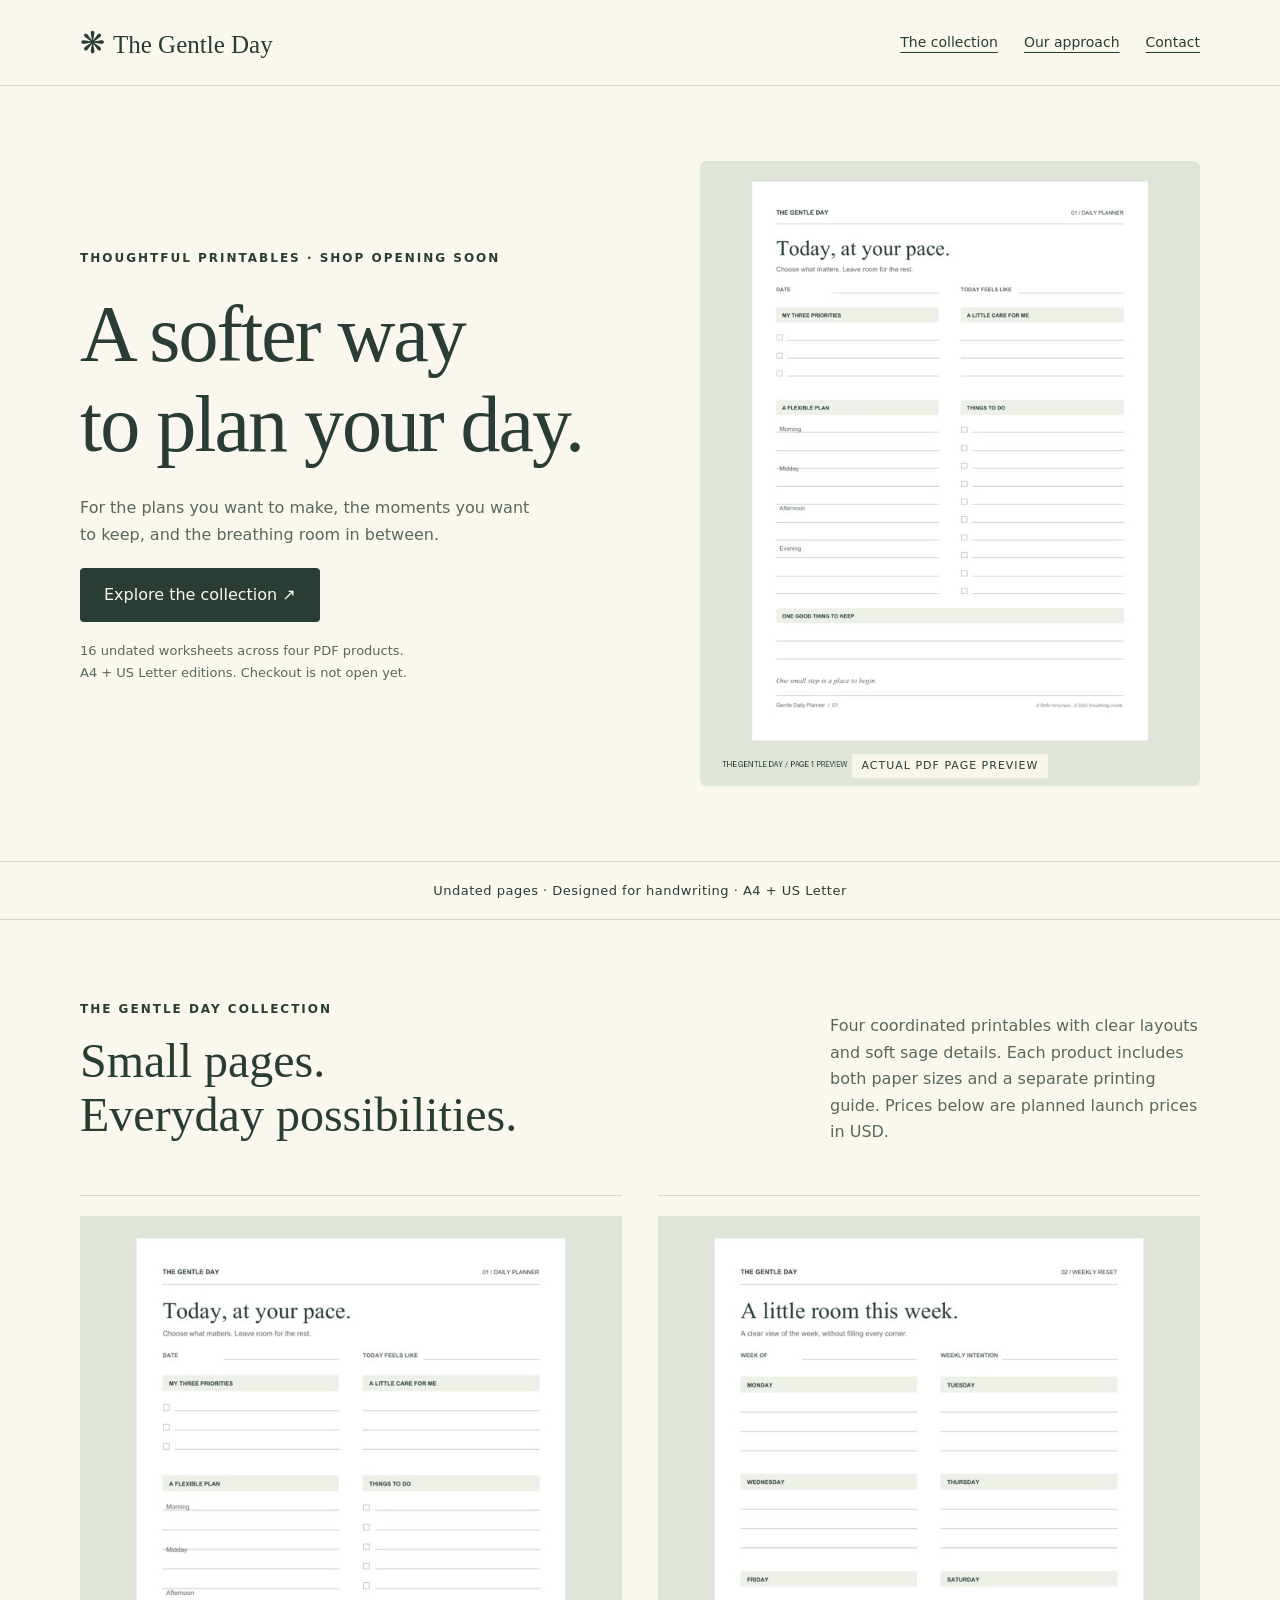
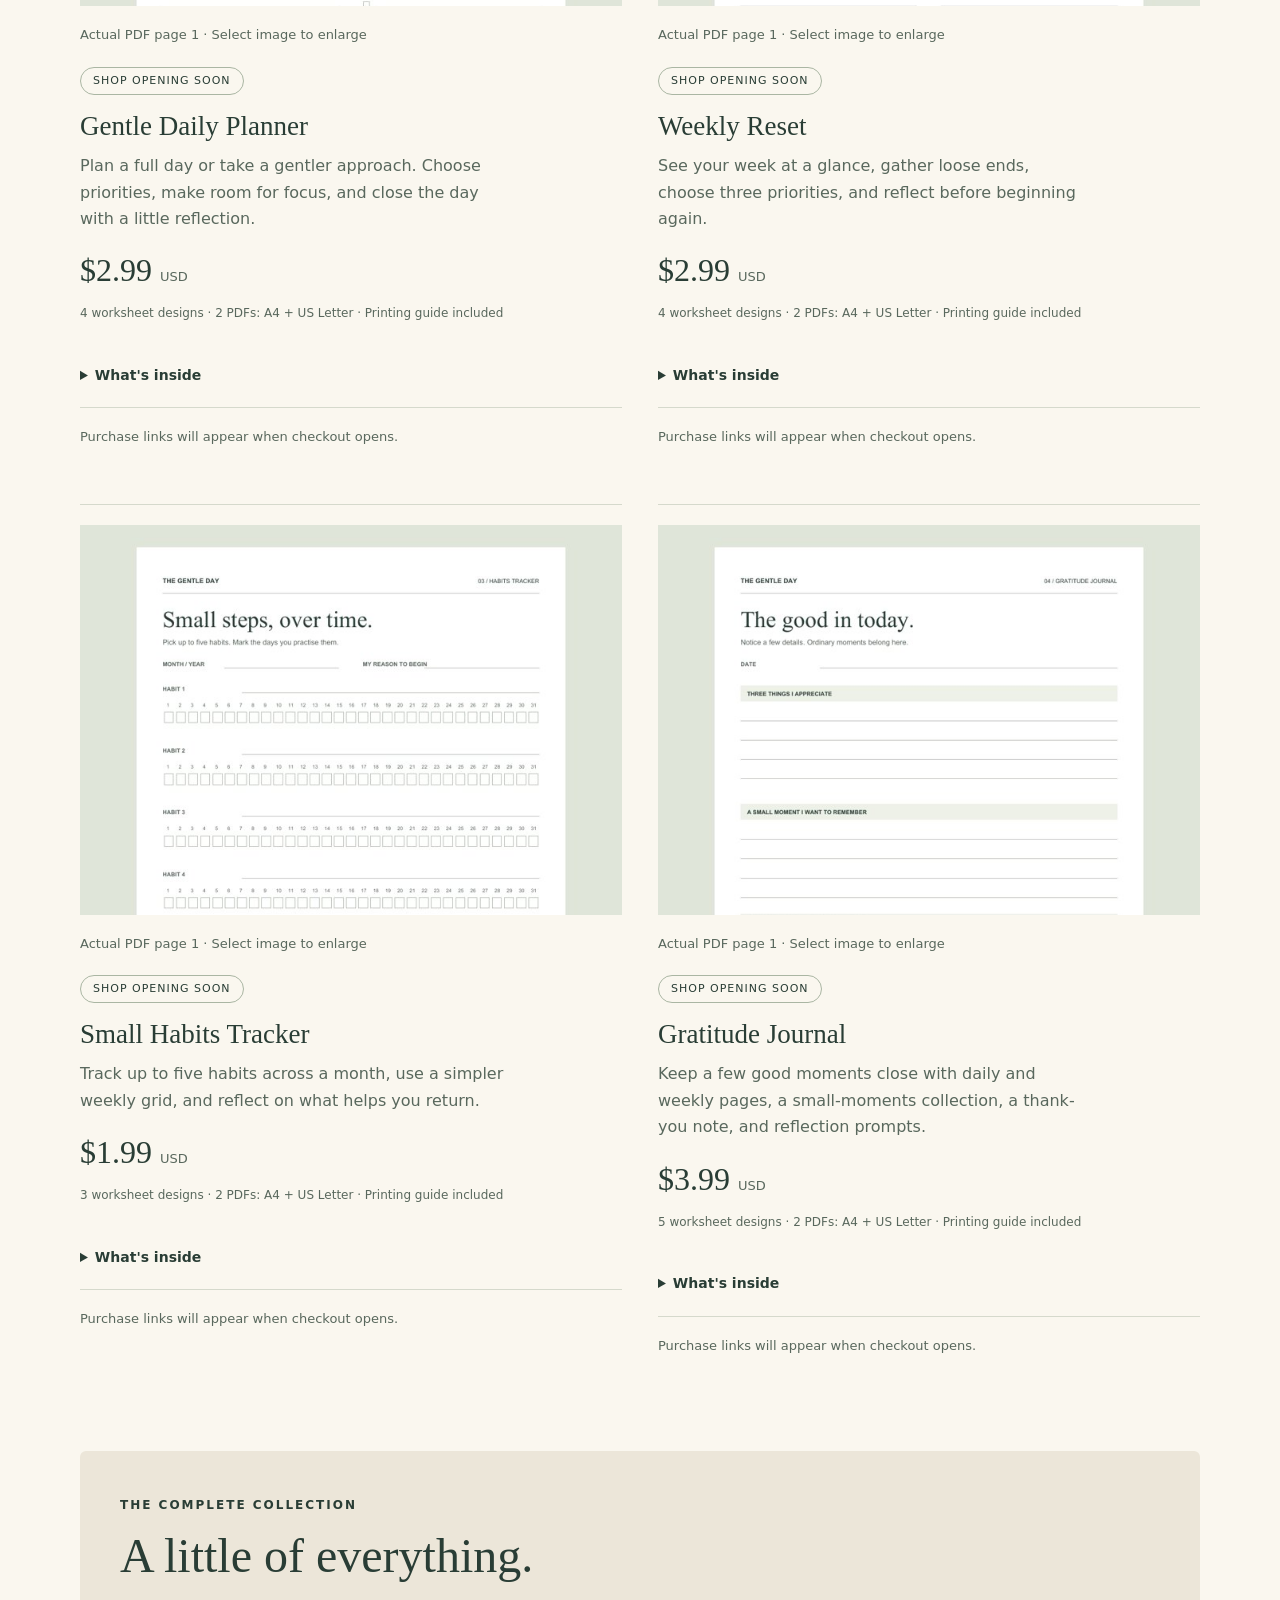
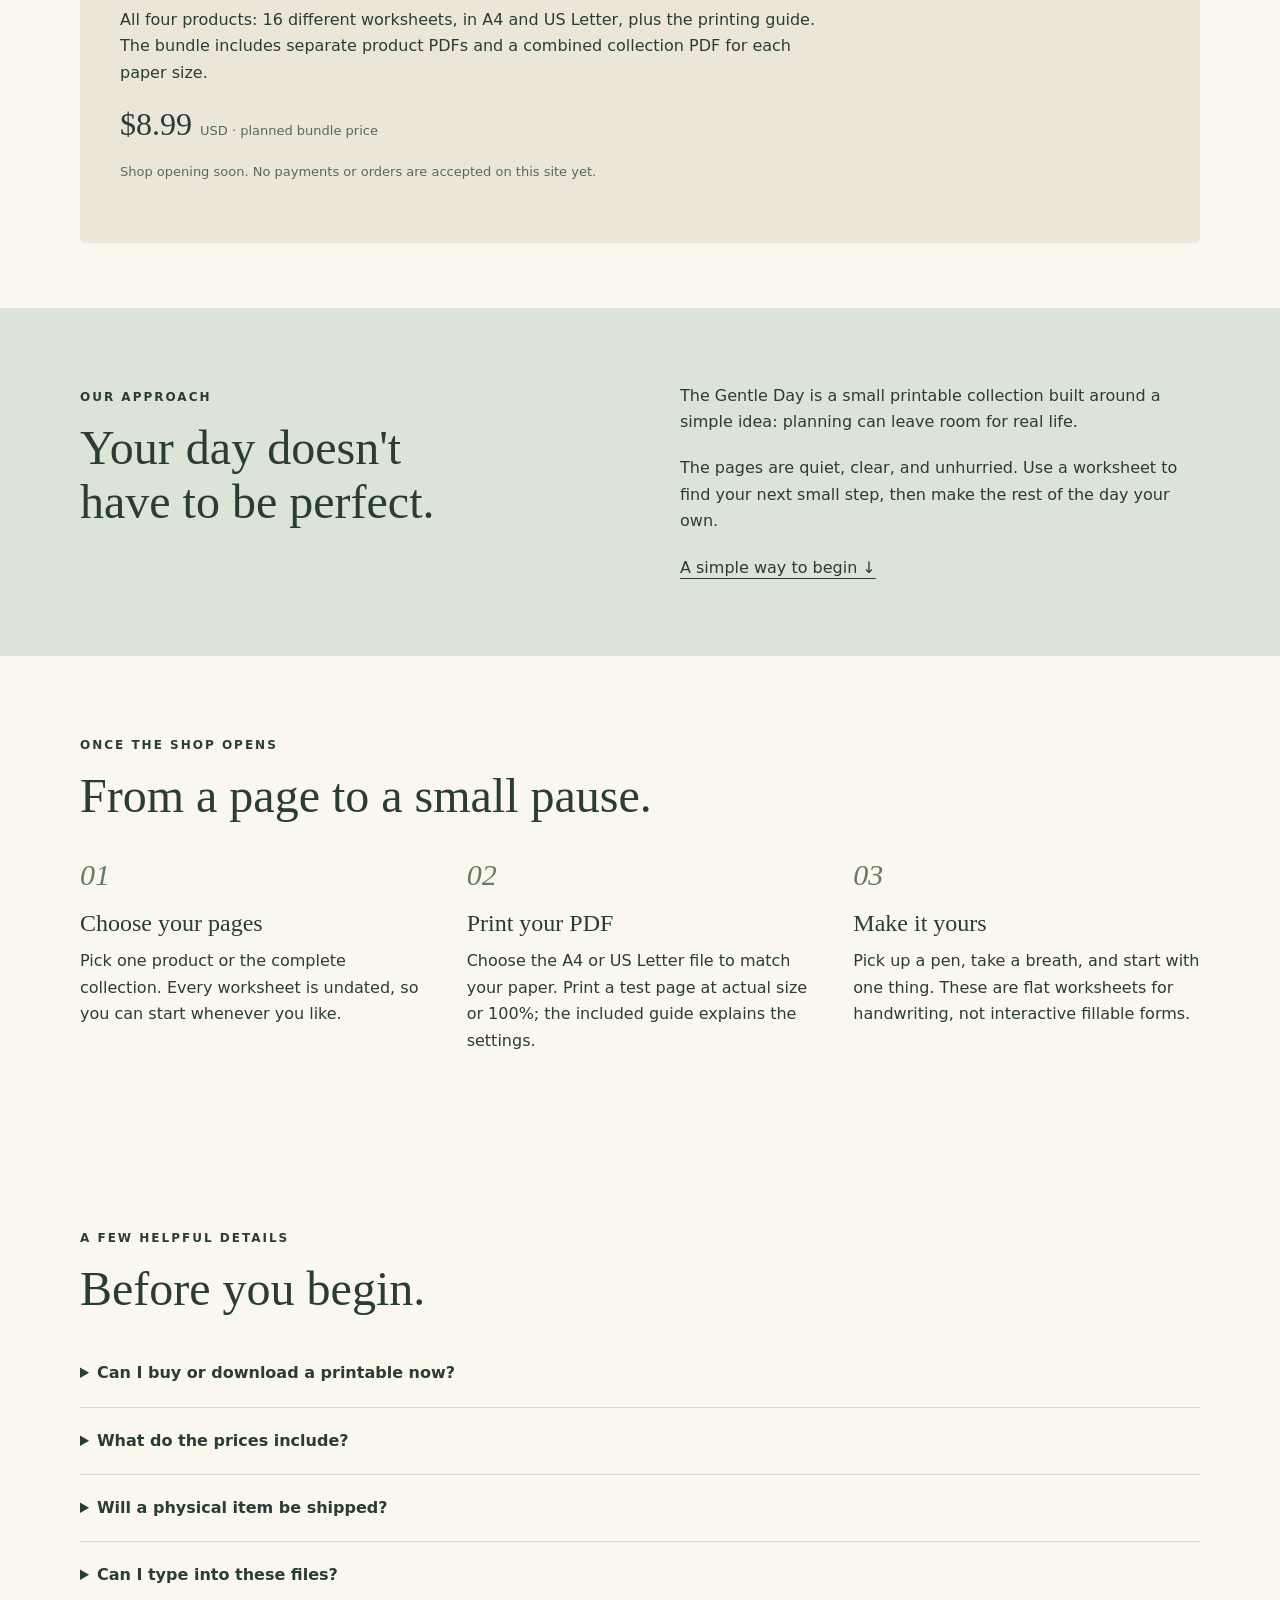
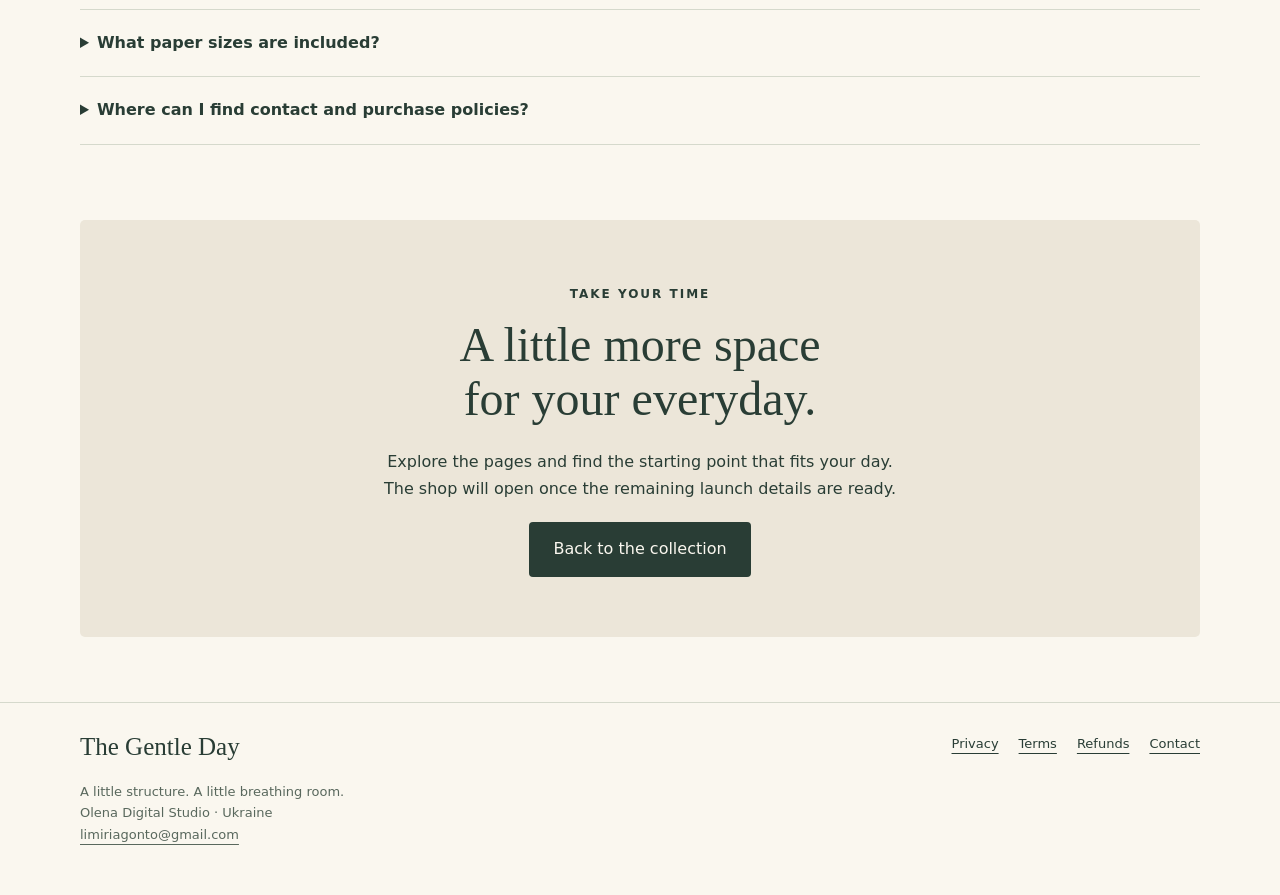
<file: index.html>
<!doctype html>
<html lang="en"><head><meta charset="utf-8"><meta name="viewport" content="width=device-width, initial-scale=1"><meta name="description" content="Explore four printable PDF products for planning, habits, and gratitude: 16 undated worksheets in A4 and US Letter. Shop opening soon."><meta name="theme-color" content="#faf7ef"><title>Printable planners for a gentler everyday · The Gentle Day</title><link rel="stylesheet" href="styles.css?v=20261023-collection"><link rel="icon" href="favicon.svg" type="image/svg+xml"></head><body><a class="skip" href="#main">Skip to content</a><header><div class="wrap nav"><a class="brand" href="index.html"><span class="mark" aria-hidden="true">❋</span>The Gentle Day</a><nav aria-label="Main navigation"><a href="index.html#collection">The collection</a><a href="index.html#about">Our approach</a><a href="contact.html">Contact</a></nav></div></header><main id="main">
<section class="wrap hero"><div><span class="eyebrow">Thoughtful printables · Shop opening soon</span><h1>A softer way<br>to plan your day.</h1><p>For the plans you want to make, the moments you want to keep, and the breathing room in between.</p><a class="button" href="#collection">Explore the collection ↗</a><p class="note">16 undated worksheets across four PDF products.<br>A4 + US Letter editions. Checkout is not open yet.</p></div><div class="scene actual-scene"><a href="assets/gentle-daily-planner-preview.jpg" aria-label="Enlarge the first daily planner page preview"><img src="assets/gentle-daily-planner-preview.jpg" alt="Actual first page of the Gentle Daily Planner, with priorities, a flexible plan, tasks, and reflection space." width="680" height="850"></a><span class="scene-caption">ACTUAL PDF PAGE PREVIEW</span></div></section>
<div class="ribbon">Undated pages · Designed for handwriting · A4 + US Letter</div>
<section class="wrap section" id="collection"><div class="section-intro"><div><span class="eyebrow">The Gentle Day collection</span><h2>Small pages.<br>Everyday possibilities.</h2></div><p>Four coordinated printables with clear layouts and soft sage details. Each product includes both paper sizes and a separate printing guide. Prices below are planned launch prices in USD.</p></div><div class="grid">
<article class="card"><a class="preview actual-preview" href="assets/gentle-daily-planner-preview.jpg" aria-label="Enlarge the first page of Gentle Daily Planner"><img src="assets/gentle-daily-planner-preview.jpg" alt="Actual first worksheet from Gentle Daily Planner." width="680" height="850" loading="lazy"></a><p class="note">Actual PDF page 1 · Select image to enlarge</p><span class="status">Shop opening soon</span><h3>Gentle Daily Planner</h3><p>Plan a full day or take a gentler approach. Choose priorities, make room for focus, and close the day with a little reflection.</p><p class="price">$2.99 <span>USD</span></p><p class="meta">4 worksheet designs · 2 PDFs: A4 + US Letter · Printing guide included</p><details><summary>What's inside</summary><ul><li>Today, at your pace</li><li>A gentler day</li><li>Make room for focus</li><li>Close the day softly</li></ul></details><p class="note">Purchase links will appear when checkout opens.</p></article>
<article class="card"><a class="preview actual-preview" href="assets/weekly-reset-preview.jpg" aria-label="Enlarge the first page of Weekly Reset"><img src="assets/weekly-reset-preview.jpg" alt="Actual first worksheet from Weekly Reset." width="680" height="850" loading="lazy"></a><p class="note">Actual PDF page 1 · Select image to enlarge</p><span class="status">Shop opening soon</span><h3>Weekly Reset</h3><p>See your week at a glance, gather loose ends, choose three priorities, and reflect before beginning again.</p><p class="price">$2.99 <span>USD</span></p><p class="meta">4 worksheet designs · 2 PDFs: A4 + US Letter · Printing guide included</p><details><summary>What's inside</summary><ul><li>A little room this week</li><li>Begin with a reset</li><li>Choose a little focus</li><li>Look back, look ahead</li></ul></details><p class="note">Purchase links will appear when checkout opens.</p></article>
<article class="card"><a class="preview actual-preview" href="assets/small-habits-tracker-preview.jpg" aria-label="Enlarge the first page of Small Habits Tracker"><img src="assets/small-habits-tracker-preview.jpg" alt="Actual first worksheet from Small Habits Tracker." width="680" height="850" loading="lazy"></a><p class="note">Actual PDF page 1 · Select image to enlarge</p><span class="status">Shop opening soon</span><h3>Small Habits Tracker</h3><p>Track up to five habits across a month, use a simpler weekly grid, and reflect on what helps you return.</p><p class="price">$1.99 <span>USD</span></p><p class="meta">3 worksheet designs · 2 PDFs: A4 + US Letter · Printing guide included</p><details><summary>What's inside</summary><ul><li>Monthly tracker: up to 5 habits, 31 days</li><li>Weekly tracker: up to 6 habits</li><li>Habit reflection</li></ul></details><p class="note">Purchase links will appear when checkout opens.</p></article>
<article class="card"><a class="preview actual-preview" href="assets/gratitude-journal-preview.jpg" aria-label="Enlarge the first page of Gratitude Journal"><img src="assets/gratitude-journal-preview.jpg" alt="Actual first worksheet from Gratitude Journal." width="680" height="850" loading="lazy"></a><p class="note">Actual PDF page 1 · Select image to enlarge</p><span class="status">Shop opening soon</span><h3>Gratitude Journal</h3><p>Keep a few good moments close with daily and weekly pages, a small-moments collection, a thank-you note, and reflection prompts.</p><p class="price">$3.99 <span>USD</span></p><p class="meta">5 worksheet designs · 2 PDFs: A4 + US Letter · Printing guide included</p><details><summary>What's inside</summary><ul><li>The good in today</li><li>A week of noticing</li><li>Small moments to keep</li><li>A note of thanks</li><li>When words come slowly</li></ul></details><p class="note">Purchase links will appear when checkout opens.</p></article>
</div></section>
<section class="wrap bundle" aria-labelledby="bundle-title"><span class="eyebrow">The complete collection</span><h2 id="bundle-title">A little of everything.</h2><p>All four products: 16 different worksheets, in A4 and US Letter, plus the printing guide. The bundle includes separate product PDFs and a combined collection PDF for each paper size.</p><p class="price">$8.99 <span>USD · planned bundle price</span></p><p class="note">Shop opening soon. No payments or orders are accepted on this site yet.</p></section>
<section class="about section" id="about"><div class="wrap"><div><span class="eyebrow">Our approach</span><h2>Your day doesn't<br>have to be perfect.</h2></div><div><p>The Gentle Day is a small printable collection built around a simple idea: planning can leave room for real life.</p><p>The pages are quiet, clear, and unhurried. Use a worksheet to find your next small step, then make the rest of the day your own.</p><a href="#how">A simple way to begin ↓</a></div></div></section>
<section class="wrap section" id="how"><span class="eyebrow">Once the shop opens</span><h2>From a page to a small pause.</h2><div class="steps"><div><span class="number">01</span><h3>Choose your pages</h3><p>Pick one product or the complete collection. Every worksheet is undated, so you can start whenever you like.</p></div><div><span class="number">02</span><h3>Print your PDF</h3><p>Choose the A4 or US Letter file to match your paper. Print a test page at actual size or 100%; the included guide explains the settings.</p></div><div><span class="number">03</span><h3>Make it yours</h3><p>Pick up a pen, take a breath, and start with one thing. These are flat worksheets for handwriting, not interactive fillable forms.</p></div></div></section>
<section class="wrap section"><span class="eyebrow">A few helpful details</span><h2>Before you begin.</h2>
<details><summary>Can I buy or download a printable now?</summary><p>Not yet. The first edition PDFs have been prepared and the images show actual pages. Payment setup, download-delivery testing, and the remaining seller and privacy disclosures must be completed before sales open.</p></details>
<details><summary>What do the prices include?</summary><p>Each individual product includes the stated number of worksheet designs in two separate PDFs, one A4 and one US Letter, plus a separate one-page printing guide. These are the same designs in two sizes, not additional unique worksheets. All displayed prices are in US dollars; any applicable taxes will need to be shown in the future checkout.</p></details>
<details><summary>Will a physical item be shipped?</summary><p>No. These are printable digital PDFs. You supply the paper, printer, and pen. Delivery through checkout will be confirmed before purchases become available.</p></details>
<details><summary>Can I type into these files?</summary><p>The current edition is designed to print and fill in by hand. It does not contain interactive form fields or planner-app hyperlinks.</p></details>
<details><summary>What paper sizes are included?</summary><p>A4 (210 × 297 mm) and US Letter (8.5 × 11 inches), in portrait orientation. Choose the matching file for your printer. Pages have white backgrounds, fine rules, and light sage section headings.</p></details>
<details><summary>Where can I find contact and purchase policies?</summary><p>See our <a href="contact.html">contact</a>, <a href="terms.html">terms</a>, <a href="privacy.html">privacy</a>, and <a href="refunds.html">refunds</a> pages for the current launch status. Contact Olena Digital Studio, Ukraine, at <a href="mailto:limiriagonto@gmail.com">limiriagonto@gmail.com</a>. The personal-use license and 14-day voluntary refund policy have been approved by the studio. Checkout is not open.</p></details></section>
<div class="wrap"><section class="closing"><span class="eyebrow">Take your time</span><h2>A little more space<br>for your everyday.</h2><p>Explore the pages and find the starting point that fits your day. The shop will open once the remaining launch details are ready.</p><a class="button" href="#collection">Back to the collection</a></section></div></main><footer><div class="wrap footer"><div><a class="brand" href="index.html">The Gentle Day</a><p class="note">A little structure. A little breathing room.<br>Olena Digital Studio · Ukraine<br><a href="mailto:limiriagonto@gmail.com">limiriagonto@gmail.com</a></p></div><div class="footer-links"><a href="privacy.html">Privacy</a><a href="terms.html">Terms</a><a href="refunds.html">Refunds</a><a href="contact.html">Contact</a></div></div></footer></body></html>
</file>
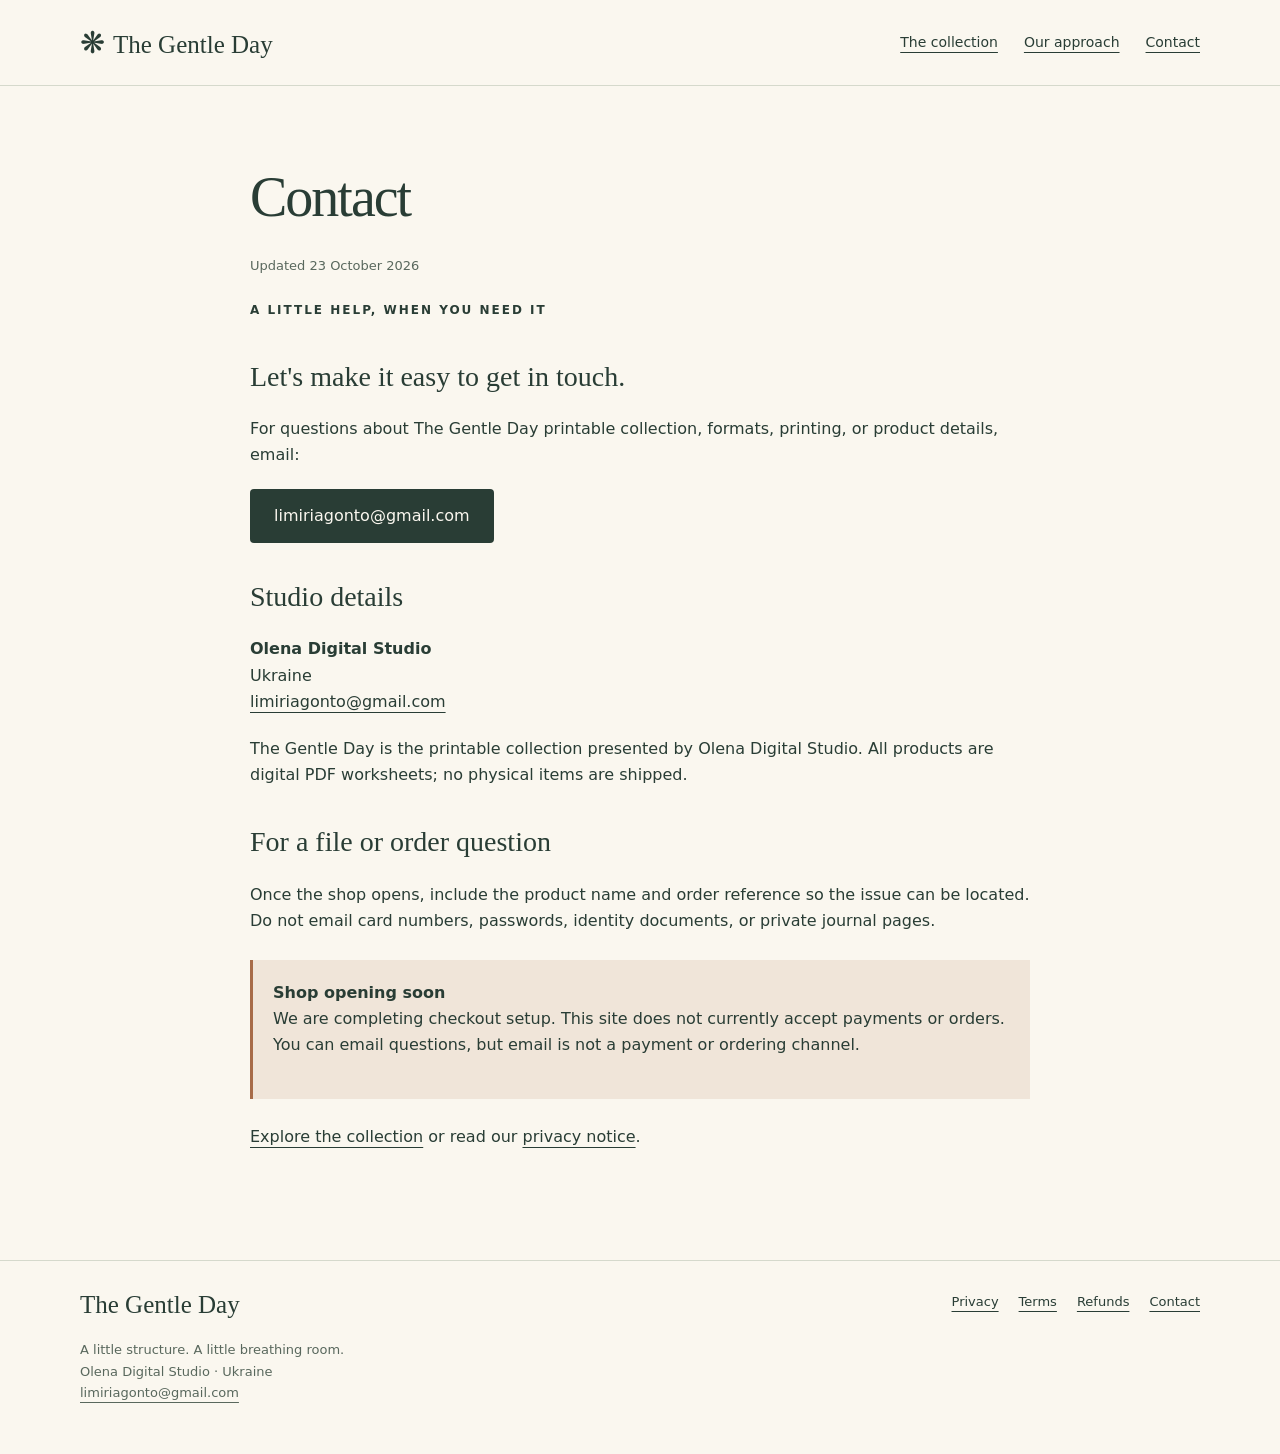
<file: contact.html>
<!doctype html>
<html lang="en"><head><meta charset="utf-8"><meta name="viewport" content="width=device-width, initial-scale=1"><meta name="description" content="Contact details for The Gentle Day are awaiting confirmation."><meta name="theme-color" content="#faf7ef"><title>Contact · The Gentle Day</title><link rel="stylesheet" href="styles.css?v=20261023-collection"><link rel="icon" href="favicon.svg" type="image/svg+xml"></head><body><a class="skip" href="#main">Skip to content</a><header><div class="wrap nav"><a class="brand" href="index.html"><span class="mark" aria-hidden="true">❋</span>The Gentle Day</a><nav aria-label="Main navigation"><a href="index.html#collection">The collection</a><a href="index.html#about">Our approach</a><a href="contact.html">Contact</a></nav></div></header><main id="main" class="wrap legal"><h1>Contact</h1><p class="note">Updated 23 October 2026</p><span class="eyebrow">A little help, when you need it</span><h2>Let's make it easy to get in touch.</h2><p>For questions about The Gentle Day printable collection, formats, printing, or product details, email:</p><p><a class="button" href="mailto:limiriagonto@gmail.com">limiriagonto@gmail.com</a></p><h2>Studio details</h2><p><strong>Olena Digital Studio</strong><br>Ukraine<br><a href="mailto:limiriagonto@gmail.com">limiriagonto@gmail.com</a></p><p>The Gentle Day is the printable collection presented by Olena Digital Studio. All products are digital PDF worksheets; no physical items are shipped.</p><h2>For a file or order question</h2><p>Once the shop opens, include the product name and order reference so the issue can be located. Do not email card numbers, passwords, identity documents, or private journal pages.</p><div class="notice"><strong>Shop opening soon</strong><p>We are completing checkout setup. This site does not currently accept payments or orders. You can email questions, but email is not a payment or ordering channel.</p></div><p><a href="index.html#collection">Explore the collection</a> or read our <a href="privacy.html">privacy notice</a>.</p></main><footer><div class="wrap footer"><div><a class="brand" href="index.html">The Gentle Day</a><p class="note">A little structure. A little breathing room.<br>Olena Digital Studio · Ukraine<br><a href="mailto:limiriagonto@gmail.com">limiriagonto@gmail.com</a></p></div><div class="footer-links"><a href="privacy.html">Privacy</a><a href="terms.html">Terms</a><a href="refunds.html">Refunds</a><a href="contact.html">Contact</a></div></div></footer></body></html>
</file>
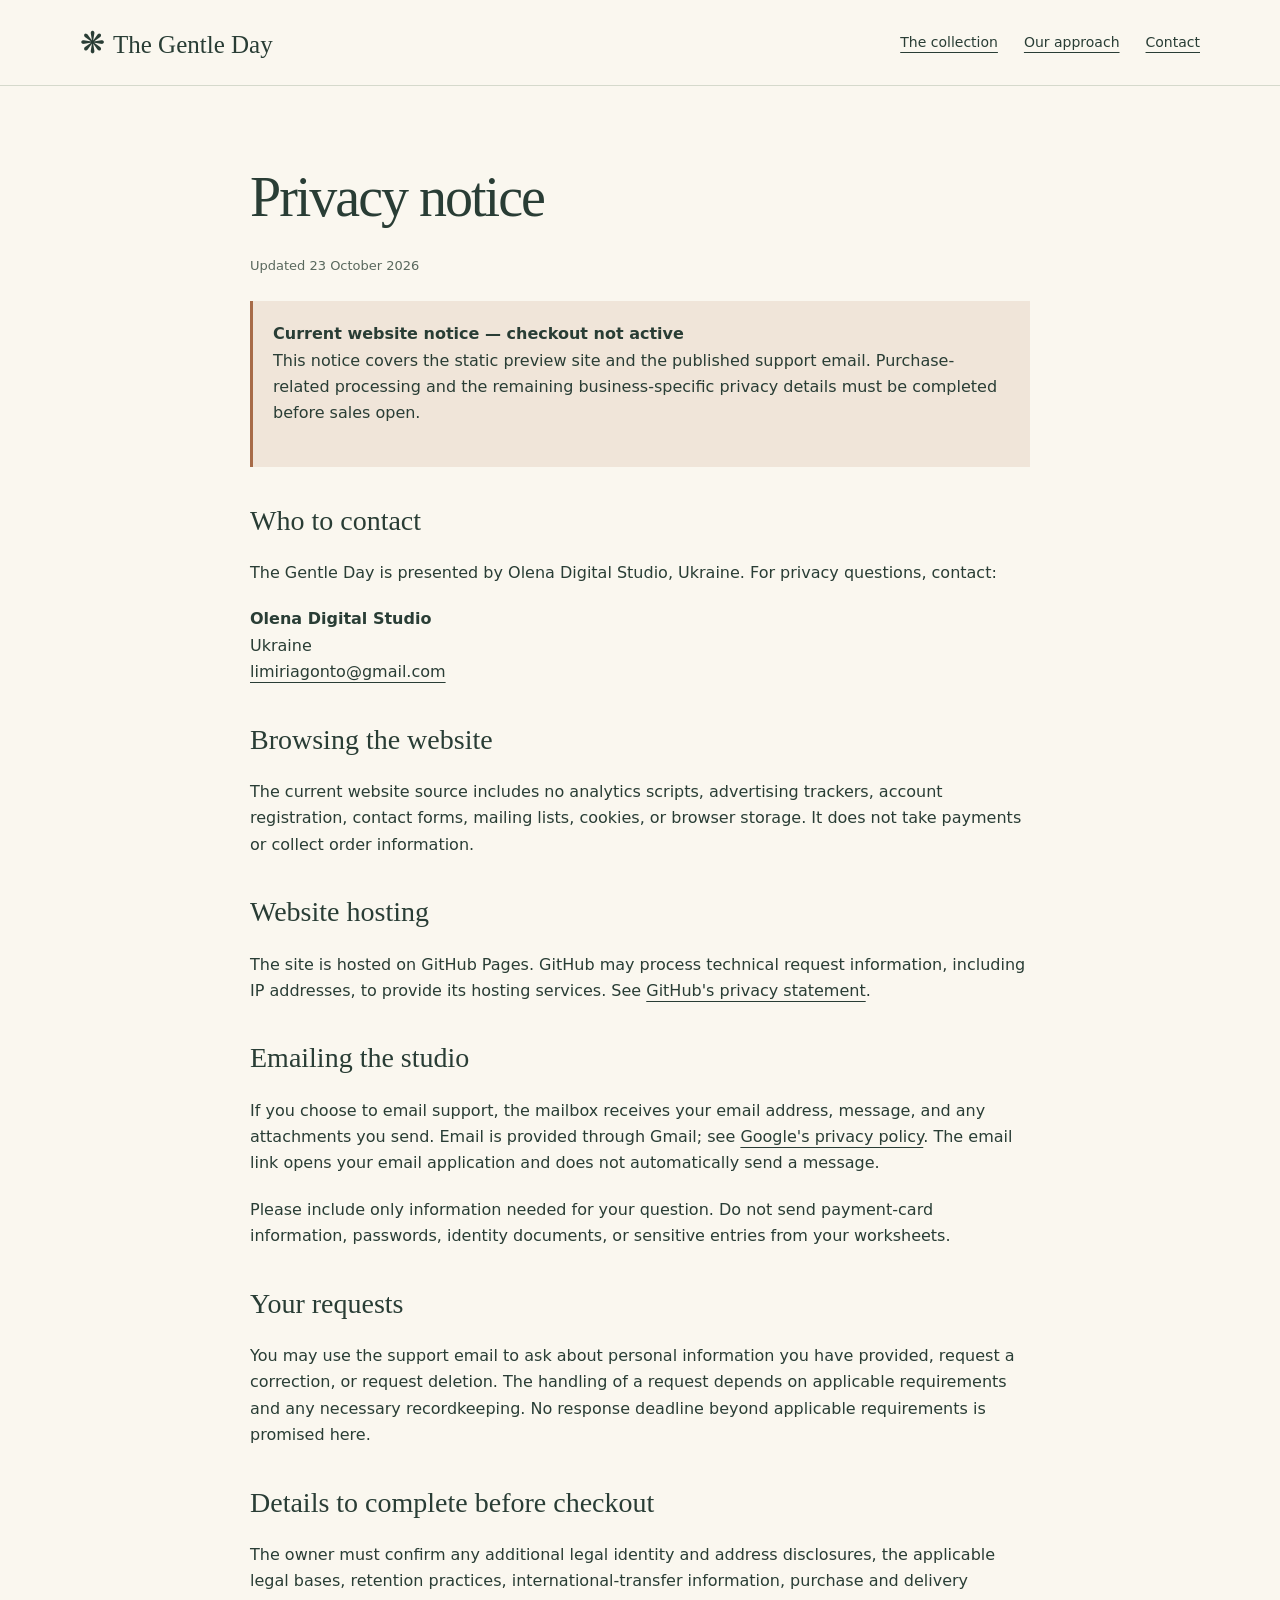
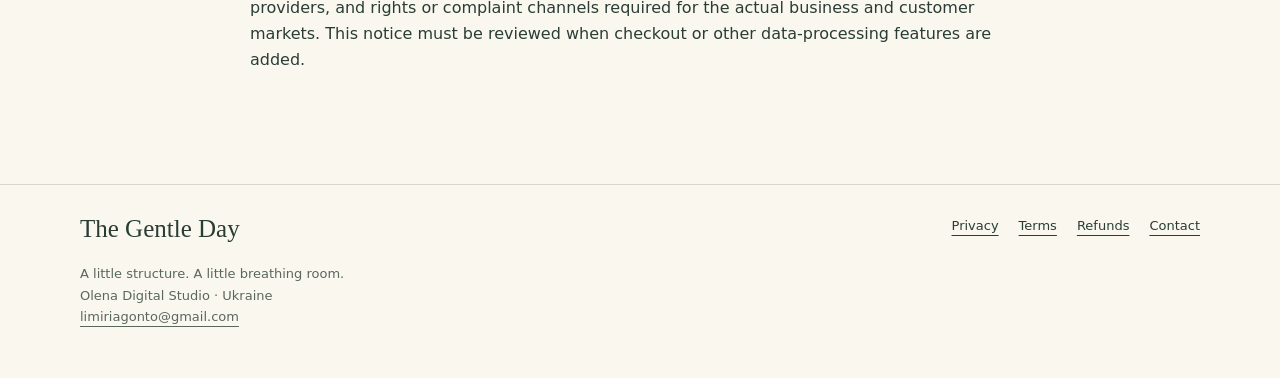
<file: privacy.html>
<!doctype html>
<html lang="en"><head><meta charset="utf-8"><meta name="viewport" content="width=device-width, initial-scale=1"><meta name="description" content="Privacy information for the current preview site."><meta name="theme-color" content="#faf7ef"><title>Privacy notice · The Gentle Day</title><link rel="stylesheet" href="styles.css"><link rel="icon" href="favicon.svg" type="image/svg+xml"></head><body><a class="skip" href="#main">Skip to content</a><header><div class="wrap nav"><a class="brand" href="index.html"><span class="mark" aria-hidden="true">❋</span>The Gentle Day</a><nav aria-label="Main navigation"><a href="index.html#collection">The collection</a><a href="index.html#about">Our approach</a><a href="contact.html">Contact</a></nav></div></header><main id="main" class="wrap legal"><h1>Privacy notice</h1><p class="note">Updated 23 October 2026</p><div class="notice"><strong>Current website notice — checkout not active</strong><p>This notice covers the static preview site and the published support email. Purchase-related processing and the remaining business-specific privacy details must be completed before sales open.</p></div><h2>Who to contact</h2><p>The Gentle Day is presented by Olena Digital Studio, Ukraine. For privacy questions, contact:</p><p><strong>Olena Digital Studio</strong><br>Ukraine<br><a href="mailto:limiriagonto@gmail.com">limiriagonto@gmail.com</a></p><h2>Browsing the website</h2><p>The current website source includes no analytics scripts, advertising trackers, account registration, contact forms, mailing lists, cookies, or browser storage. It does not take payments or collect order information.</p><h2>Website hosting</h2><p>The site is hosted on GitHub Pages. GitHub may process technical request information, including IP addresses, to provide its hosting services. See <a href="https://docs.github.com/en/site-policy/privacy-policies/github-general-privacy-statement">GitHub's privacy statement</a>.</p><h2>Emailing the studio</h2><p>If you choose to email support, the mailbox receives your email address, message, and any attachments you send. Email is provided through Gmail; see <a href="https://policies.google.com/privacy">Google's privacy policy</a>. The email link opens your email application and does not automatically send a message.</p><p>Please include only information needed for your question. Do not send payment-card information, passwords, identity documents, or sensitive entries from your worksheets.</p><h2>Your requests</h2><p>You may use the support email to ask about personal information you have provided, request a correction, or request deletion. The handling of a request depends on applicable requirements and any necessary recordkeeping. No response deadline beyond applicable requirements is promised here.</p><h2>Details to complete before checkout</h2><p>The owner must confirm any additional legal identity and address disclosures, the applicable legal bases, retention practices, international-transfer information, purchase and delivery providers, and rights or complaint channels required for the actual business and customer markets. This notice must be reviewed when checkout or other data-processing features are added.</p></main><footer><div class="wrap footer"><div><a class="brand" href="index.html">The Gentle Day</a><p class="note">A little structure. A little breathing room.<br>Olena Digital Studio · Ukraine<br><a href="mailto:limiriagonto@gmail.com">limiriagonto@gmail.com</a></p></div><div class="footer-links"><a href="privacy.html">Privacy</a><a href="terms.html">Terms</a><a href="refunds.html">Refunds</a><a href="contact.html">Contact</a></div></div></footer></body></html>
</file>
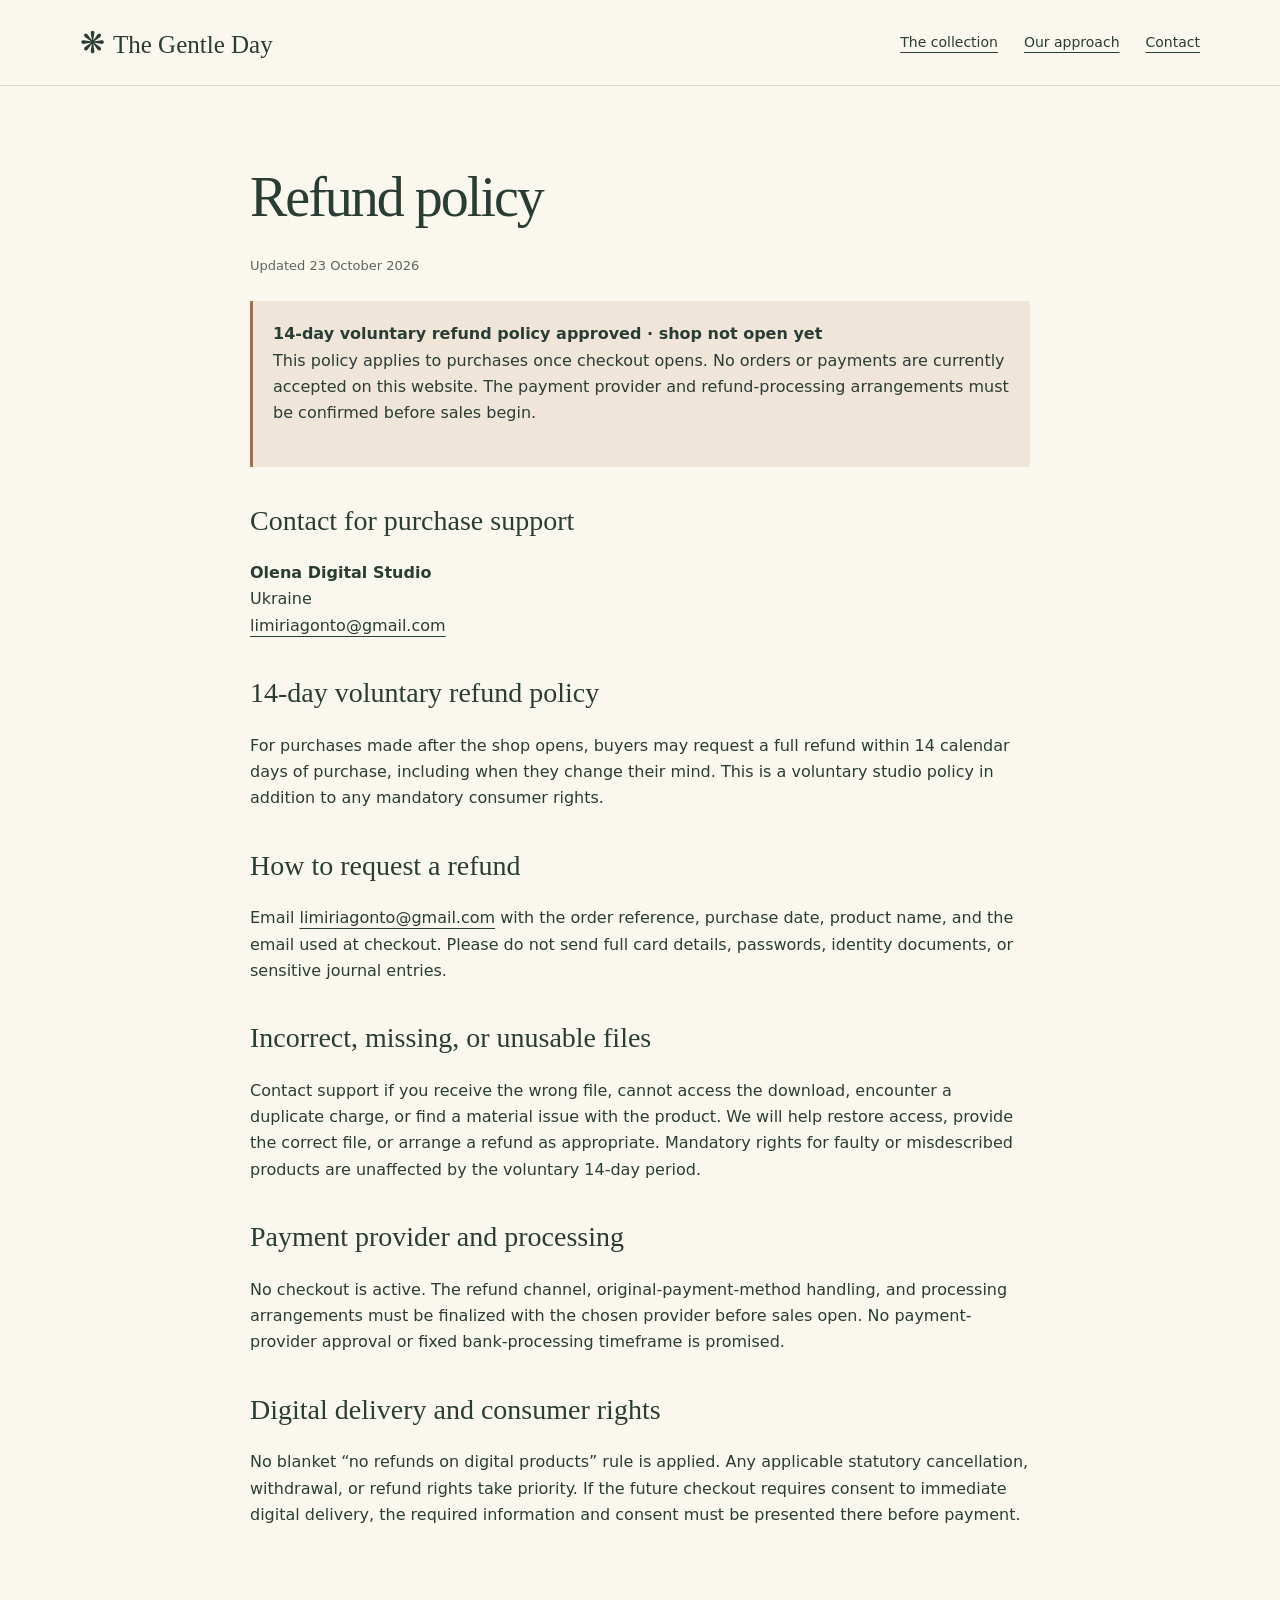
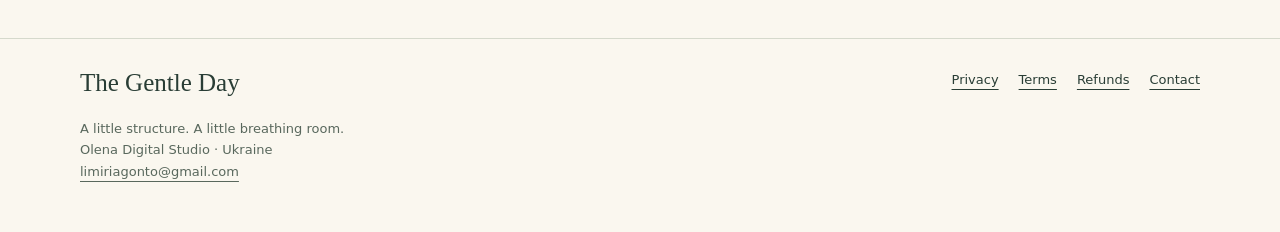
<file: refunds.html>
<!doctype html>
<html lang="en"><head><meta charset="utf-8"><meta name="viewport" content="width=device-width, initial-scale=1"><meta name="description" content="Refund and cancellation information is pending owner review."><meta name="theme-color" content="#faf7ef"><title>Refund policy · The Gentle Day</title><link rel="stylesheet" href="styles.css"><link rel="icon" href="favicon.svg" type="image/svg+xml"></head><body><a class="skip" href="#main">Skip to content</a><header><div class="wrap nav"><a class="brand" href="index.html"><span class="mark" aria-hidden="true">❋</span>The Gentle Day</a><nav aria-label="Main navigation"><a href="index.html#collection">The collection</a><a href="index.html#about">Our approach</a><a href="contact.html">Contact</a></nav></div></header><main id="main" class="wrap legal"><h1>Refund policy</h1><p class="note">Updated 23 October 2026</p><div class="notice"><strong>14-day voluntary refund policy approved · shop not open yet</strong><p>This policy applies to purchases once checkout opens. No orders or payments are currently accepted on this website. The payment provider and refund-processing arrangements must be confirmed before sales begin.</p></div><h2>Contact for purchase support</h2><p><strong>Olena Digital Studio</strong><br>Ukraine<br><a href="mailto:limiriagonto@gmail.com">limiriagonto@gmail.com</a></p><h2>14-day voluntary refund policy</h2><p>For purchases made after the shop opens, buyers may request a full refund within 14 calendar days of purchase, including when they change their mind. This is a voluntary studio policy in addition to any mandatory consumer rights.</p><h2>How to request a refund</h2><p>Email <a href="mailto:limiriagonto@gmail.com">limiriagonto@gmail.com</a> with the order reference, purchase date, product name, and the email used at checkout. Please do not send full card details, passwords, identity documents, or sensitive journal entries.</p><h2>Incorrect, missing, or unusable files</h2><p>Contact support if you receive the wrong file, cannot access the download, encounter a duplicate charge, or find a material issue with the product. We will help restore access, provide the correct file, or arrange a refund as appropriate. Mandatory rights for faulty or misdescribed products are unaffected by the voluntary 14-day period.</p><h2>Payment provider and processing</h2><p>No checkout is active. The refund channel, original-payment-method handling, and processing arrangements must be finalized with the chosen provider before sales open. No payment-provider approval or fixed bank-processing timeframe is promised.</p><h2>Digital delivery and consumer rights</h2><p>No blanket “no refunds on digital products” rule is applied. Any applicable statutory cancellation, withdrawal, or refund rights take priority. If the future checkout requires consent to immediate digital delivery, the required information and consent must be presented there before payment.</p></main><footer><div class="wrap footer"><div><a class="brand" href="index.html">The Gentle Day</a><p class="note">A little structure. A little breathing room.<br>Olena Digital Studio · Ukraine<br><a href="mailto:limiriagonto@gmail.com">limiriagonto@gmail.com</a></p></div><div class="footer-links"><a href="privacy.html">Privacy</a><a href="terms.html">Terms</a><a href="refunds.html">Refunds</a><a href="contact.html">Contact</a></div></div></footer></body></html>
</file>
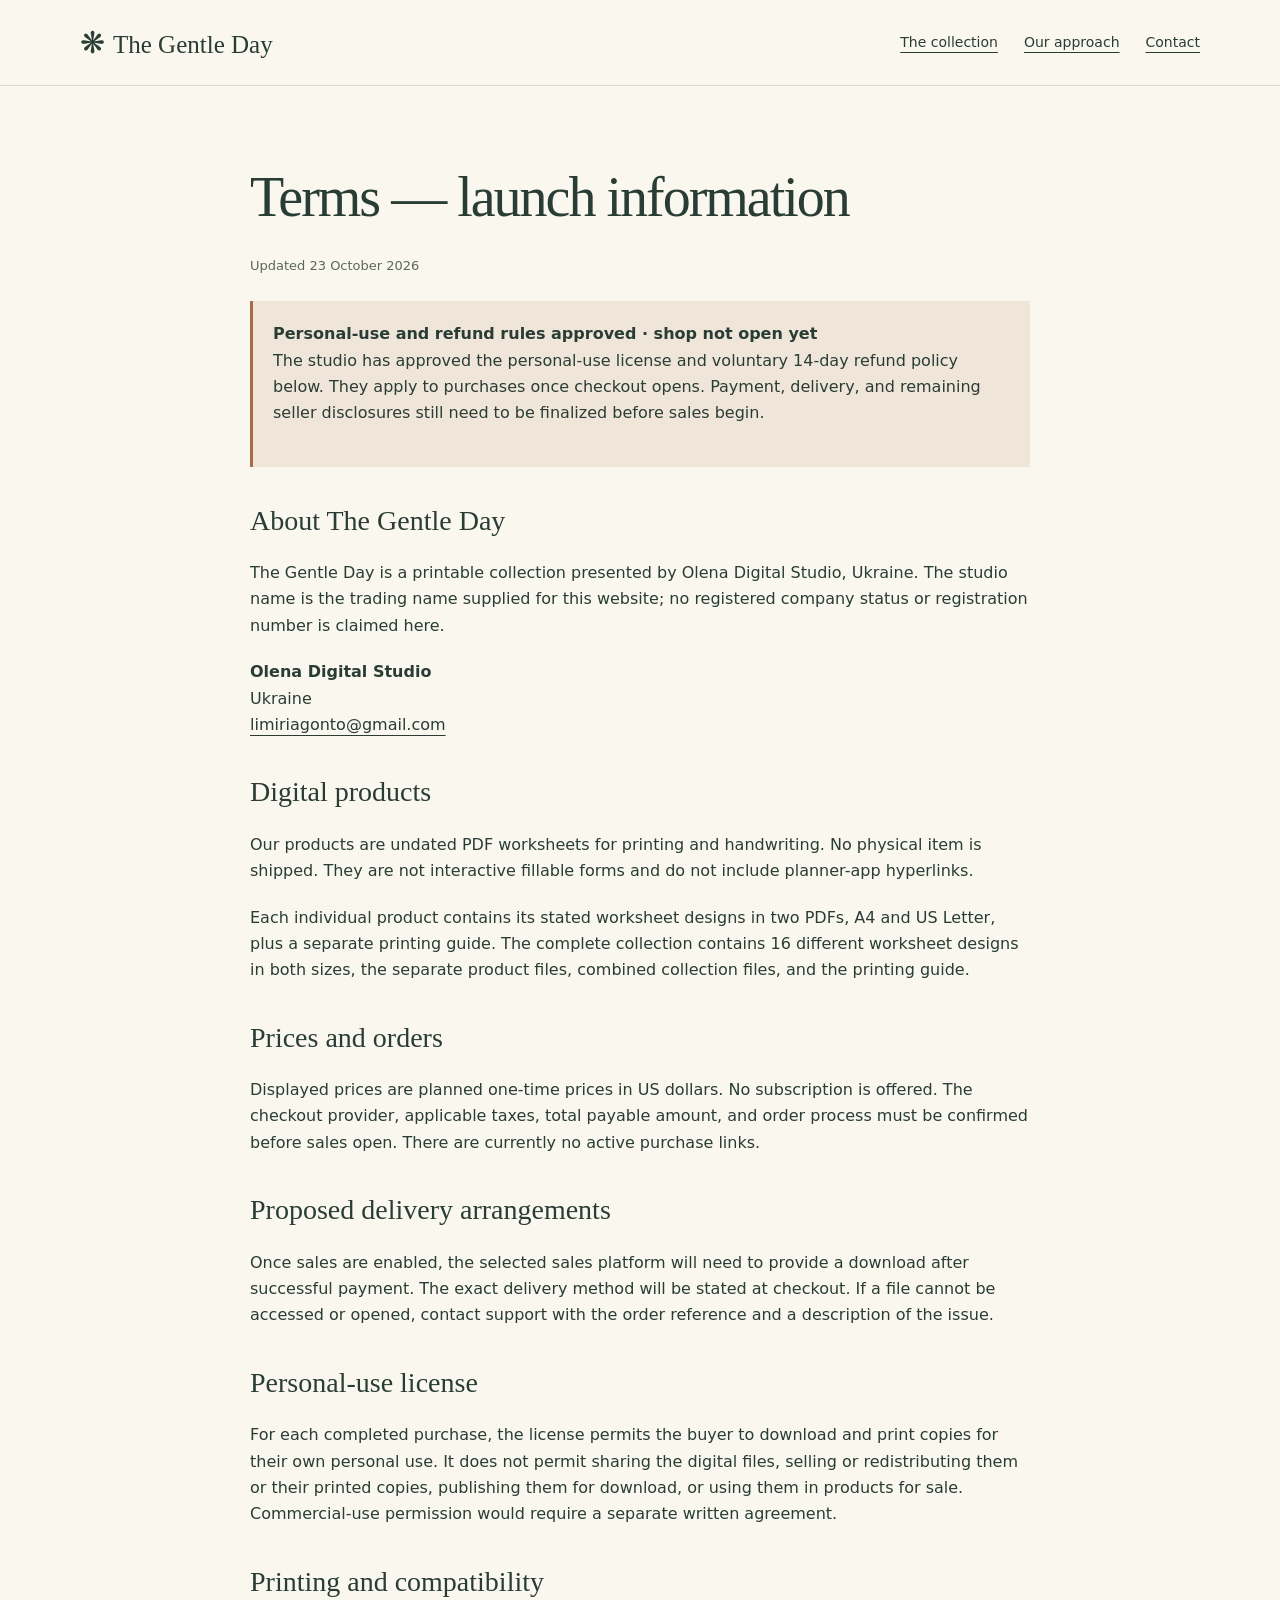
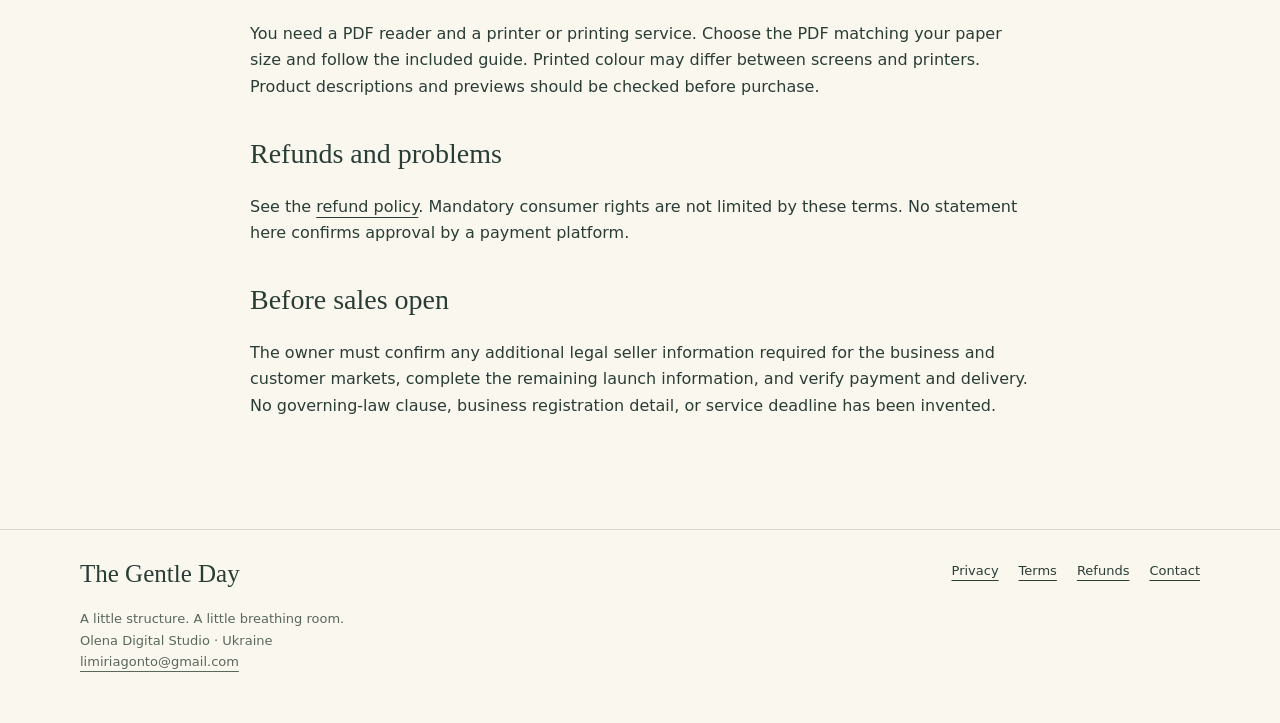
<file: terms.html>
<!doctype html>
<html lang="en"><head><meta charset="utf-8"><meta name="viewport" content="width=device-width, initial-scale=1"><meta name="description" content="Purchase terms are being prepared; the store is not open."><meta name="theme-color" content="#faf7ef"><title>Terms — launch information · The Gentle Day</title><link rel="stylesheet" href="styles.css?v=20261023-collection"><link rel="icon" href="favicon.svg" type="image/svg+xml"></head><body><a class="skip" href="#main">Skip to content</a><header><div class="wrap nav"><a class="brand" href="index.html"><span class="mark" aria-hidden="true">❋</span>The Gentle Day</a><nav aria-label="Main navigation"><a href="index.html#collection">The collection</a><a href="index.html#about">Our approach</a><a href="contact.html">Contact</a></nav></div></header><main id="main" class="wrap legal"><h1>Terms — launch information</h1><p class="note">Updated 23 October 2026</p><div class="notice"><strong>Personal-use and refund rules approved · shop not open yet</strong><p>The studio has approved the personal-use license and voluntary 14-day refund policy below. They apply to purchases once checkout opens. Payment, delivery, and remaining seller disclosures still need to be finalized before sales begin.</p></div><h2>About The Gentle Day</h2><p>The Gentle Day is a printable collection presented by Olena Digital Studio, Ukraine. The studio name is the trading name supplied for this website; no registered company status or registration number is claimed here.</p><p><strong>Olena Digital Studio</strong><br>Ukraine<br><a href="mailto:limiriagonto@gmail.com">limiriagonto@gmail.com</a></p><h2>Digital products</h2><p>Our products are undated PDF worksheets for printing and handwriting. No physical item is shipped. They are not interactive fillable forms and do not include planner-app hyperlinks.</p><p>Each individual product contains its stated worksheet designs in two PDFs, A4 and US Letter, plus a separate printing guide. The complete collection contains 16 different worksheet designs in both sizes, the separate product files, combined collection files, and the printing guide.</p><h2>Prices and orders</h2><p>Displayed prices are planned one-time prices in US dollars. No subscription is offered. The checkout provider, applicable taxes, total payable amount, and order process must be confirmed before sales open. There are currently no active purchase links.</p><h2>Proposed delivery arrangements</h2><p>Once sales are enabled, the selected sales platform will need to provide a download after successful payment. The exact delivery method will be stated at checkout. If a file cannot be accessed or opened, contact support with the order reference and a description of the issue.</p><h2>Personal-use license</h2><p>For each completed purchase, the license permits the buyer to download and print copies for their own personal use. It does not permit sharing the digital files, selling or redistributing them or their printed copies, publishing them for download, or using them in products for sale. Commercial-use permission would require a separate written agreement.</p><h2>Printing and compatibility</h2><p>You need a PDF reader and a printer or printing service. Choose the PDF matching your paper size and follow the included guide. Printed colour may differ between screens and printers. Product descriptions and previews should be checked before purchase.</p><h2>Refunds and problems</h2><p>See the <a href="refunds.html">refund policy</a>. Mandatory consumer rights are not limited by these terms. No statement here confirms approval by a payment platform.</p><h2>Before sales open</h2><p>The owner must confirm any additional legal seller information required for the business and customer markets, complete the remaining launch information, and verify payment and delivery. No governing-law clause, business registration detail, or service deadline has been invented.</p></main><footer><div class="wrap footer"><div><a class="brand" href="index.html">The Gentle Day</a><p class="note">A little structure. A little breathing room.<br>Olena Digital Studio · Ukraine<br><a href="mailto:limiriagonto@gmail.com">limiriagonto@gmail.com</a></p></div><div class="footer-links"><a href="privacy.html">Privacy</a><a href="terms.html">Terms</a><a href="refunds.html">Refunds</a><a href="contact.html">Contact</a></div></div></footer></body></html>
</file>
<file: styles.css>
:root{--ink:#293d35;--muted:#59685d;--paper:#faf7ef;--sage:#dce3d7;--line:#d5d9cc;--peach:#ebc8b5}*{box-sizing:border-box}html{scroll-behavior:smooth;scroll-padding-top:30px}body{margin:0;background:var(--paper);color:var(--ink);font:16px/1.65 system-ui,sans-serif}a{color:inherit;text-underline-offset:5px}a:hover{text-decoration-thickness:2px}a:focus-visible,summary:focus-visible{outline:3px solid #995b3a;outline-offset:6px}.skip{position:absolute;top:-80px;background:var(--ink);color:white;padding:12px;z-index:2}.skip:focus{top:0}.wrap{width:min(1120px,90%);margin:auto}header{padding:25px 0;border-bottom:1px solid var(--line)}.nav{display:flex;align-items:center;justify-content:space-between;gap:24px}.brand{font:25px Georgia,serif;text-decoration:none;white-space:nowrap}.mark{font-size:30px;margin-right:8px}nav{display:flex;gap:26px;font-size:14px}h1,h2,h3{font-family:Georgia,serif;font-weight:400;line-height:1.12}h1{font-size:clamp(48px,6.5vw,80px);letter-spacing:-2px;margin:20px 0 26px}h2{font-size:clamp(34px,4vw,48px);margin:12px 0 24px}h3{font-size:27px;margin:16px 0 12px}p{margin:0 0 20px}.eyebrow{font-size:12px;letter-spacing:2px;text-transform:uppercase;font-weight:650}.hero{display:grid;grid-template-columns:1.1fr 1fr;gap:70px;align-items:center;padding:75px 0}.hero p{max-width:460px;color:var(--muted)}.button{display:inline-block;background:var(--ink);color:var(--paper);text-decoration:none;padding:14px 24px;border-radius:4px}.note{font-size:13px;color:var(--muted);margin-top:18px}.scene{position:relative;min-height:490px;background:var(--sage);border-radius:48% 48% 5px 5px;display:grid;place-items:center;overflow:hidden}.sun{position:absolute;border:1px solid #adb9a6;border-radius:50%;width:330px;height:330px;top:25px;right:-120px}.sheet{position:relative;background:#fffdf7;box-shadow:0 18px 30px #293d351c;width:240px;padding:25px;transform:rotate(-7deg);font-size:11px}.sheet h3{font-size:26px;margin-top:6px}.sheet .line{height:28px;border-bottom:1px solid #d5d9cc}.sheet .boxes{display:flex;gap:8px;margin:20px 0}.sheet .boxes span{height:42px;background:#edf0e8;flex:1}.sheet:after{content:"one small thing at a time";font:italic 12px Georgia,serif;display:block;margin-top:20px}.scene-caption{position:absolute;bottom:16px;font-size:11px;letter-spacing:1px}.ribbon{border-top:1px solid var(--line);border-bottom:1px solid var(--line);padding:18px 0;text-align:center;font-size:13px;letter-spacing:.5px}.section{padding:75px 0}.section-intro{display:flex;justify-content:space-between;gap:40px;align-items:end;margin-bottom:30px}.section-intro p{max-width:370px;color:var(--muted)}.grid{display:grid;grid-template-columns:repeat(2,1fr);gap:36px}.card{border-top:1px solid var(--line);padding-top:20px}.preview{height:270px;background:#e0e5d9;display:grid;place-items:center;overflow:hidden}.card:nth-child(2) .preview{background:#eeded0}.card:nth-child(3) .preview{background:#e6dfcd}.card:nth-child(4) .preview{background:#d9e0dd}.mini{background:#fffdf7;width:165px;min-height:215px;padding:18px;box-shadow:7px 12px 18px #293d3514;transform:rotate(-5deg)}.mini b{font:19px Georgia,serif;display:block;margin-bottom:18px}.mini i{display:block;height:20px;border-bottom:1px solid #d5d9cc}.mini small{font-size:8px;letter-spacing:1px}.card p{color:var(--muted);max-width:430px}.status{display:inline-block;border:1px solid #aab6a3;border-radius:20px;padding:4px 12px;font-size:11px;letter-spacing:1px;text-transform:uppercase}.meta{font-size:12px}.about{background:var(--sage)}.about .wrap{display:grid;grid-template-columns:1fr 1fr;gap:80px}.steps{display:grid;grid-template-columns:repeat(3,1fr);gap:40px;margin-top:35px}.number{font:italic 30px Georgia,serif;color:#657b60}.steps h3{font-size:24px}details{padding:20px 0;border-bottom:1px solid var(--line)}summary{cursor:pointer;font-weight:600}details p{max-width:740px;margin:15px 0 0;color:var(--muted)}.closing{text-align:center;padding:60px 20px;background:#ece6d9;border-radius:5px;margin-bottom:65px}.closing p{max-width:530px;margin:0 auto 20px}footer{border-top:1px solid var(--line);padding:30px 0}.footer{display:flex;justify-content:space-between;gap:25px;flex-wrap:wrap}.footer-links{display:flex;gap:20px;flex-wrap:wrap;font-size:13px}.legal{max-width:780px;padding:60px 0 90px}.legal h1{font-size:56px}.legal h2{font-size:28px;margin-top:38px}.notice{border-left:3px solid #a76b48;background:#f0e5d9;padding:20px;margin:25px 0}.legal li{margin-bottom:10px}@media(max-width:700px){.nav{align-items:start;flex-direction:column;gap:16px}nav{gap:20px;flex-wrap:wrap}.hero{grid-template-columns:1fr;gap:30px;padding:40px 0}.scene{min-height:390px}.section{padding:50px 0}.section-intro{display:block}.grid{grid-template-columns:1fr;gap:35px}.about .wrap{grid-template-columns:1fr;gap:10px}.steps{grid-template-columns:1fr;gap:20px}.legal h1{font-size:44px}.footer{flex-direction:column}.preview{height:260px}}@media(prefers-reduced-motion:reduce){html{scroll-behavior:auto}}
.actual-preview{height:390px;text-decoration:none}.actual-preview img{display:block;width:100%;height:100%;object-fit:contain}.actual-scene{border-radius:6px;min-height:490px}.actual-scene a{display:block;width:100%}.actual-scene img{display:block;width:100%;height:auto}.actual-scene .scene-caption{background:#faf7efed;padding:3px 10px;bottom:8px}.price{font:32px Georgia,serif!important;color:var(--ink)!important;margin:15px 0}.price span{font:13px system-ui,sans-serif;color:var(--muted)}.card details{font-size:14px}.card ul{padding-left:20px}.bundle{padding:40px;background:#ece6d9;border-radius:6px;margin-bottom:65px}.bundle p{max-width:710px}@media(max-width:700px){.actual-preview{height:365px}.actual-scene{min-height:0}.bundle{padding:25px}.actual-scene .scene-caption{font-size:9px}}

.hero{grid-template-columns:minmax(0,1.1fr) minmax(0,1fr)}.actual-scene{min-width:0}.actual-scene a{min-width:0}@media(max-width:700px){.hero{grid-template-columns:1fr}}
</file>
